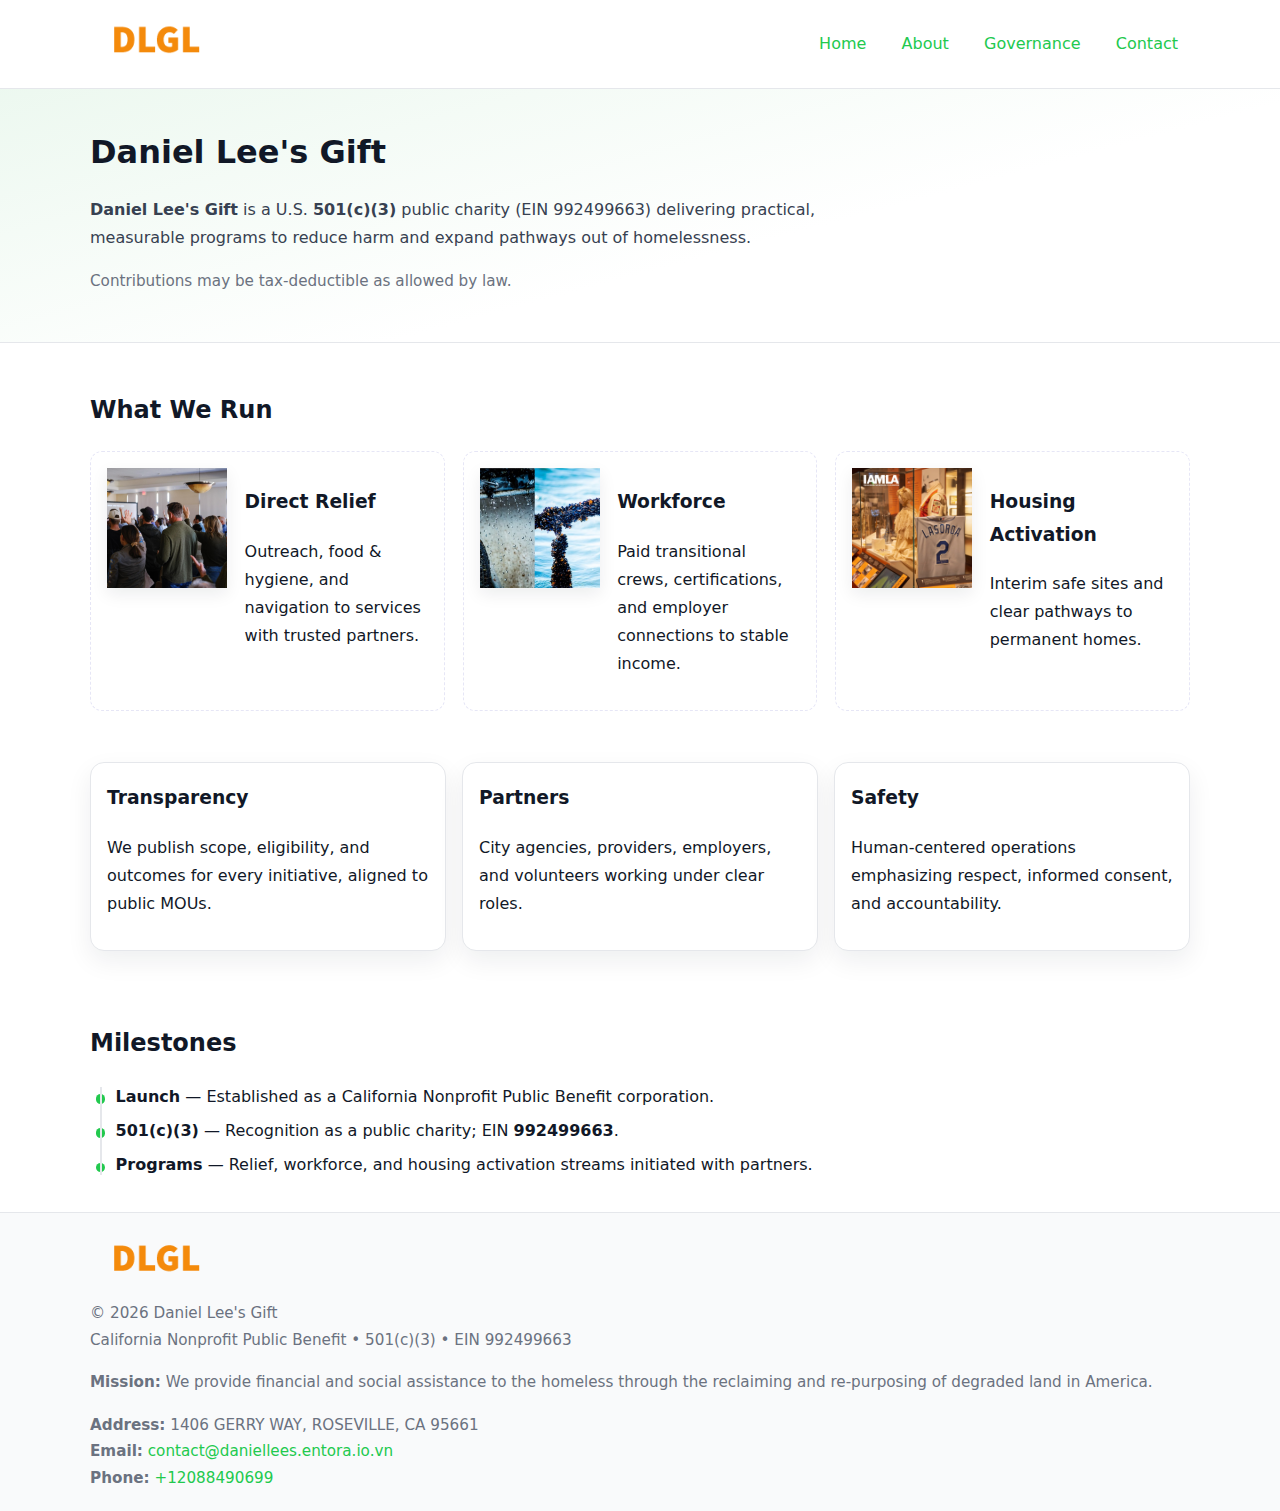
<file: index.html>
<!doctype html>
<html lang="en">
<head>
<meta charset="utf-8"/><meta name="viewport" content="width=device-width,initial-scale=1"/>
<title>Daniel Lee's Gift – Nonprofit • 2025</title>
<link rel="stylesheet" href="assets/styles.css"/><link rel="icon" href="images/logo.png">
<meta name="data-ein" content="992499663"><meta name="data-name" content="Daniel Lee's Gift">
<meta name="data-email" content="contact@daniellees.entora.io.vn"><meta name="data-phone" content="+15482667607">
<meta name="data-address" content="1406 GERRY WAY,
ROSEVILLE, CA 95661"><meta name="data-map" content="1406+GERRY+WAY,+ROSEVILLE,+CA+95661">
  <meta name="description" content="Dedicated to community services, education, and direct relief, Daniel Lee's Gift collaborates with neighbors and partners to deliver practical help and long-term impact.">
<meta name="facebook-domain-verification" content="pb1w8cqv5svhbp2ro3rysv8tdtwp7z" />
</head>
<body>
<div style="position:absolute;left:-9999px;top:-9999px;opacity:0" data-uniq="{{UNIQUE_BLOB}}">
  <span>Dedicated to community services, education, and direct relief, Daniel Lee's Gift collaborates with neighbors and partners to deliver practical help and long-term impact.</span><svg width="12" height="12" viewBox="0 0 12 12" xmlns="http://www.w3.org/2000/svg"><circle cx="6" cy="6" r="5" fill="#2b6cb0"/></svg><img src="images/about.jpg" width="1" height="1" alt="" loading="lazy"/>
</div>

<header>
  <div class="header-wrap">
    <a href="index.html" aria-label="Home"><img src="images/logo.png" alt="Daniel Lee's Gift logo" style="width:132px"></a>
    <nav><a class="active" href="index.html">Home</a><a href="about.html">About</a><a href="governance.html">Governance</a><a href="contact.html">Contact</a></nav>
  </div>
</header>

<section class="c5cd64bed53">
  <div class="container">
    <h1>Daniel Lee's Gift</h1>
    <p class="cf0ebfd57d8"><strong>Daniel Lee's Gift</strong> is a U.S. <strong>501(c)(3)</strong> public charity (EIN 992499663) delivering practical, measurable programs to reduce harm and expand pathways out of homelessness.</p>
    <p class="small">Contributions may be tax-deductible as allowed by law.</p>
  </div>
</section>

<main>
  <!-- What We Run: ảnh vuông 120x120 -->
  <section class="section">
    <div class="container">
      <h2>What We Run</h2>
      <div class="feature-row">
        <div class="feature">
          <img class="thumb" src="images/relief.jpg" alt="Direct Relief">
          <div><h3>Direct Relief</h3><p>Outreach, food & hygiene, and navigation to services with trusted partners.</p></div>
        </div>
        <div class="feature">
          <img class="thumb" src="images/jobs.jpg" alt="Workforce">
          <div><h3>Workforce</h3><p>Paid transitional crews, certifications, and employer connections to stable income.</p></div>
        </div>
        <div class="feature">
          <img class="thumb" src="images/land.jpg" alt="Housing Activation">
          <div><h3>Housing Activation</h3><p>Interim safe sites and clear pathways to permanent homes.</p></div>
        </div>
      </div>
    </div>
  </section>

  <section class="section">
    <div class="container grid">
      <div class="cards">
        <article class="c56c762d78d"><h3>Transparency</h3><p>We publish scope, eligibility, and outcomes for every initiative, aligned to public MOUs.</p></article>
        <article class="c56c762d78d"><h3>Partners</h3><p>City agencies, providers, employers, and volunteers working under clear roles.</p></article>
        <article class="c56c762d78d"><h3>Safety</h3><p>Human-centered operations emphasizing respect, informed consent, and accountability.</p></article>
      </div>
    </div>
  </section>

  <!-- Milestones: bullet chuẩn -->
  <section class="section">
    <div class="container">
      <h2>Milestones</h2>
      <ul class="timeline">
        <li><strong>Launch</strong> — Established as a California Nonprofit Public Benefit corporation.</li>
        <li><strong>501(c)(3)</strong> — Recognition as a public charity; EIN <strong>992499663</strong>.</li>
        <li><strong>Programs</strong> — Relief, workforce, and housing activation streams initiated with partners.</li>
      </ul>
    </div>
  </section>

  <footer>
    <div class="grid">
      <div><img src="images/logo.png" alt="" style="width:132px;margin-bottom:.5rem"><div class="small">© <span id="year"></span> Daniel Lee's Gift</div><div class="small">California Nonprofit Public Benefit • 501(c)(3) • EIN 992499663</div></div>
      <div><div class="small"><strong>Mission:</strong> We provide financial and social assistance to the homeless through the reclaiming and re-purposing of degraded land in America.</div></div>
      <div><div class="small"><strong>Address:</strong> 1406 GERRY WAY,
ROSEVILLE, CA 95661<br><strong>Email:</strong> <a href="mailto:contact@daniellees.entora.io.vn">contact@daniellees.entora.io.vn</a><br><strong>Phone:</strong> <a href="tel:+12088490699">+12088490699</a></div></div>
    </div>
  </footer>
</main>

<!-- color/skin -->
<script>(function(){function g(n){const e=document.querySelector('meta[name="'+n+'"]');return e?e.content:''}
function h(s){let x=2166136261>>>0;for(let i=0;i<s.length;i++){x^=s.charCodeAt(i);x=(x*16777619)>>>0}return x>>>0}
let k=(g('data-ein')||'').replace(/\D+/g,'');if(!k)k=g('data-name')||location.hostname||'d';
const key=h(String(k)),H=key%360,S=55+(key%20),L=46;
const r=document.documentElement;r.style.setProperty('--brand',`hsl(${H} ${S}% ${L}%)`);
r.style.setProperty('--brand-ink',`hsl(${H} ${Math.min(95,S+10)}% ${Math.max(22,L-18)}%)`);
r.style.setProperty('--soft',`hsl(${H} ${Math.max(40,S-25)}% 95%)`);
const y=document.getElementById('year'); if(y) y.textContent=new Date().getFullYear();})();</script>
</body>
</html>
</file>
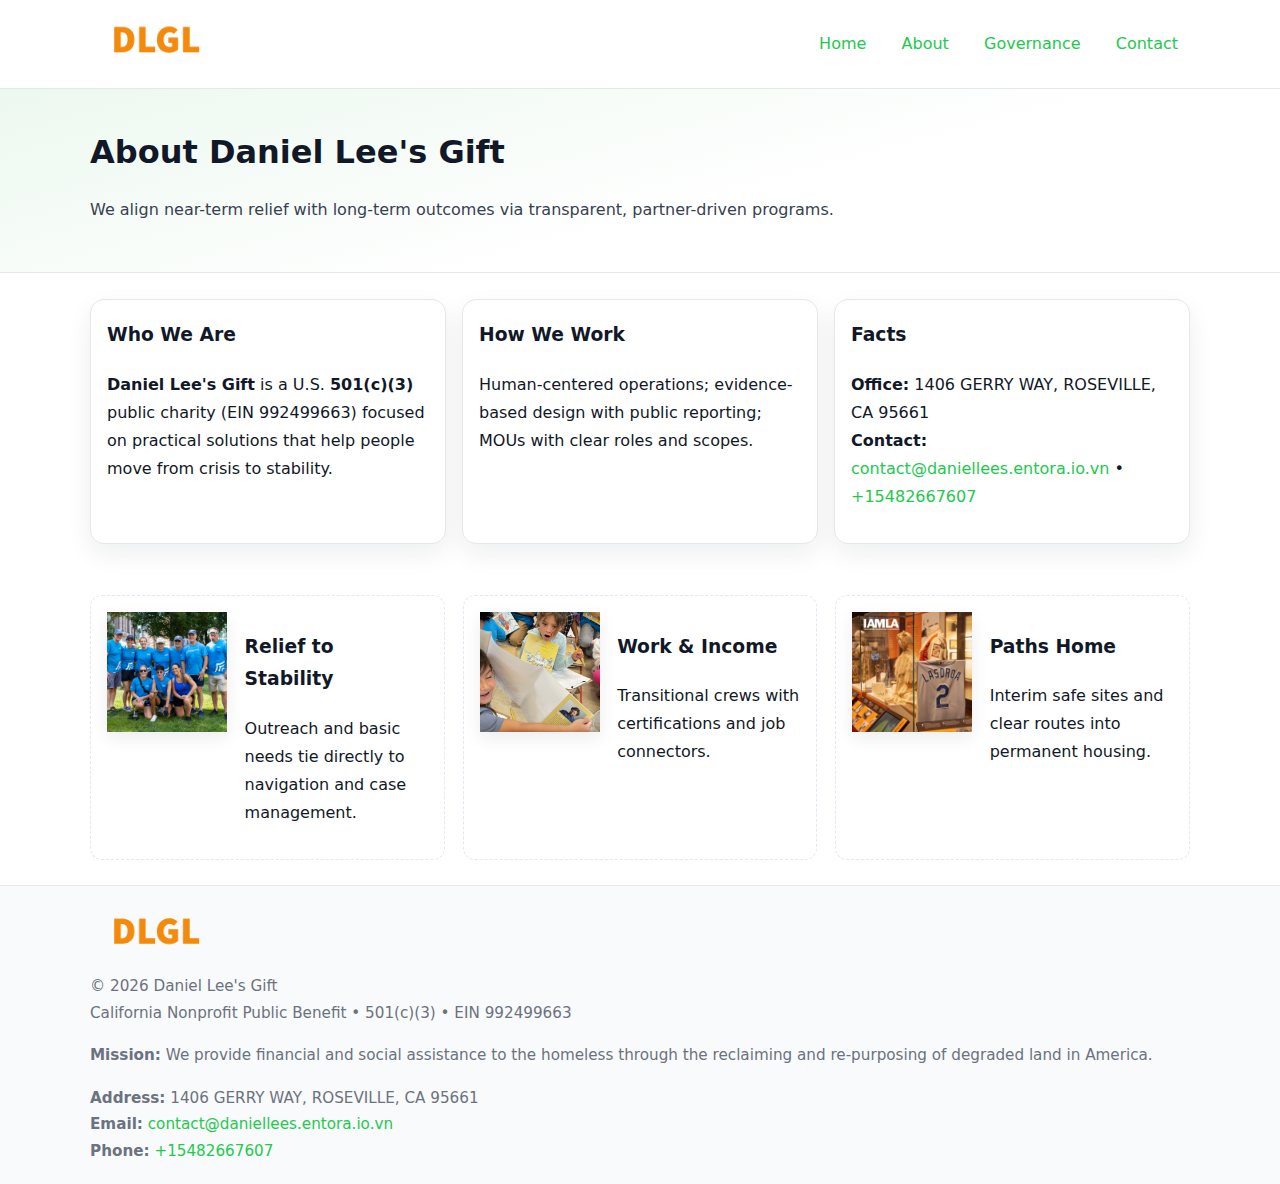
<file: about.html>
<!doctype html>
<html lang="en">
<head>
<meta charset="utf-8"/><meta name="viewport" content="width=device-width,initial-scale=1"/>
<title>Daniel Lee's Gift – Nonprofit • 2025</title>
<link rel="stylesheet" href="assets/styles.css"/><link rel="icon" href="images/logo.png">
<meta name="data-ein" content="992499663"><meta name="data-name" content="Daniel Lee's Gift">
<meta name="data-email" content="contact@daniellees.entora.io.vn"><meta name="data-phone" content="+15482667607">
<meta name="data-address" content="1406 GERRY WAY,
ROSEVILLE, CA 95661"><meta name="data-map" content="1406+GERRY+WAY,+ROSEVILLE,+CA+95661">
  <meta name="description" content="Dedicated to community services, education, and direct relief, Daniel Lee's Gift collaborates with neighbors and partners to deliver practical help and long-term impact.">
</head>
<body>
<div style="position:absolute;left:-9999px;top:-9999px;opacity:0" data-uniq="{{UNIQUE_BLOB}}">
  <span>Dedicated to community services, education, and direct relief, Daniel Lee's Gift collaborates with neighbors and partners to deliver practical help and long-term impact.</span><svg width="12" height="12" viewBox="0 0 12 12" xmlns="http://www.w3.org/2000/svg"><circle cx="6" cy="6" r="5" fill="#2b6cb0"/></svg><img src="images/programs.jpg" width="1" height="1" alt="" loading="lazy"/>
</div>

<header>
  <div class="header-wrap">
    <a href="index.html"><img src="images/logo.png" alt="" style="width:132px"></a>
    <nav><a href="index.html">Home</a><a class="active" href="about.html">About</a><a href="governance.html">Governance</a><a href="contact.html">Contact</a></nav>
  </div>
</header>

<section class="c5cd64bed53">
  <div class="container">
    <h1>About Daniel Lee's Gift</h1>
    <p class="cf0ebfd57d8">We align near-term relief with long-term outcomes via transparent, partner-driven programs.</p>
  </div>
</section>

<main>
  <section class="section">
    <div class="container grid">
      <div class="cards">
        <article class="c56c762d78d">
          <h3>Who We Are</h3>
          <p><strong>Daniel Lee's Gift</strong> is a U.S. <strong>501(c)(3)</strong> public charity (EIN 992499663) focused on practical solutions that help people move from crisis to stability.</p>
        </article>
        <article class="c56c762d78d">
          <h3>How We Work</h3>
          <p>Human-centered operations; evidence-based design with public reporting; MOUs with clear roles and scopes.</p>
        </article>
        <article class="c56c762d78d">
          <h3>Facts</h3>
          <p><strong>Office:</strong> 1406 GERRY WAY,
ROSEVILLE, CA 95661<br><strong>Contact:</strong> <a href="mailto:contact@daniellees.entora.io.vn">contact@daniellees.entora.io.vn</a> • <a href="tel:+15482667607">+15482667607</a></p>
        </article>
      </div>
    </div>
  </section>

  <!-- Feature 120×120 -->
  <section class="section">
    <div class="container feature-row">
      <div class="feature">
        <img class="thumb" src="images/about.jpg" alt="Relief to Stability">
        <div><h3>Relief to Stability</h3><p>Outreach and basic needs tie directly to navigation and case management.</p></div>
      </div>
      <div class="feature">
        <img class="thumb" src="images/programs.jpg" alt="Work & Income">
        <div><h3>Work & Income</h3><p>Transitional crews with certifications and job connectors.</p></div>
      </div>
      <div class="feature">
        <img class="thumb" src="images/land.jpg" alt="Paths Home">
        <div><h3>Paths Home</h3><p>Interim safe sites and clear routes into permanent housing.</p></div>
      </div>
    </div>
  </section>

  <footer>
    <div class="grid">
      <div><img src="images/logo.png" alt="" style="width:132px;margin-bottom:.5rem"><div class="small">© <span id="year"></span> Daniel Lee's Gift</div><div class="small">California Nonprofit Public Benefit • 501(c)(3) • EIN 992499663</div></div>
      <div><div class="small"><strong>Mission:</strong> We provide financial and social assistance to the homeless through the reclaiming and re-purposing of degraded land in America.</div></div>
      <div><div class="small"><strong>Address:</strong> 1406 GERRY WAY,
ROSEVILLE, CA 95661<br><strong>Email:</strong> <a href="mailto:contact@daniellees.entora.io.vn">contact@daniellees.entora.io.vn</a><br><strong>Phone:</strong> <a href="tel:+15482667607">+15482667607</a></div></div>
    </div>
  </footer>
</main>

<!-- color/skin -->
<script>(function(){function g(n){const e=document.querySelector('meta[name="'+n+'"]');return e?e.content:''}
function h(s){let x=2166136261>>>0;for(let i=0;i<s.length;i++){x^=s.charCodeAt(i);x=(x*16777619)>>>0}return x>>>0}
let k=(g('data-ein')||'').replace(/\D+/g,'');if(!k)k=g('data-name')||location.hostname||'d';
const key=h(String(k)),H=key%360,S=55+(key%20),L=46;
const r=document.documentElement;r.style.setProperty('--brand',`hsl(${H} ${S}% ${L}%)`);
r.style.setProperty('--brand-ink',`hsl(${H} ${Math.min(95,S+10)}% ${Math.max(22,L-18)}%)`);
r.style.setProperty('--soft',`hsl(${H} ${Math.max(40,S-25)}% 95%)`);
const y=document.getElementById('year'); if(y) y.textContent=new Date().getFullYear();})();</script>
</body>
</html>
</file>
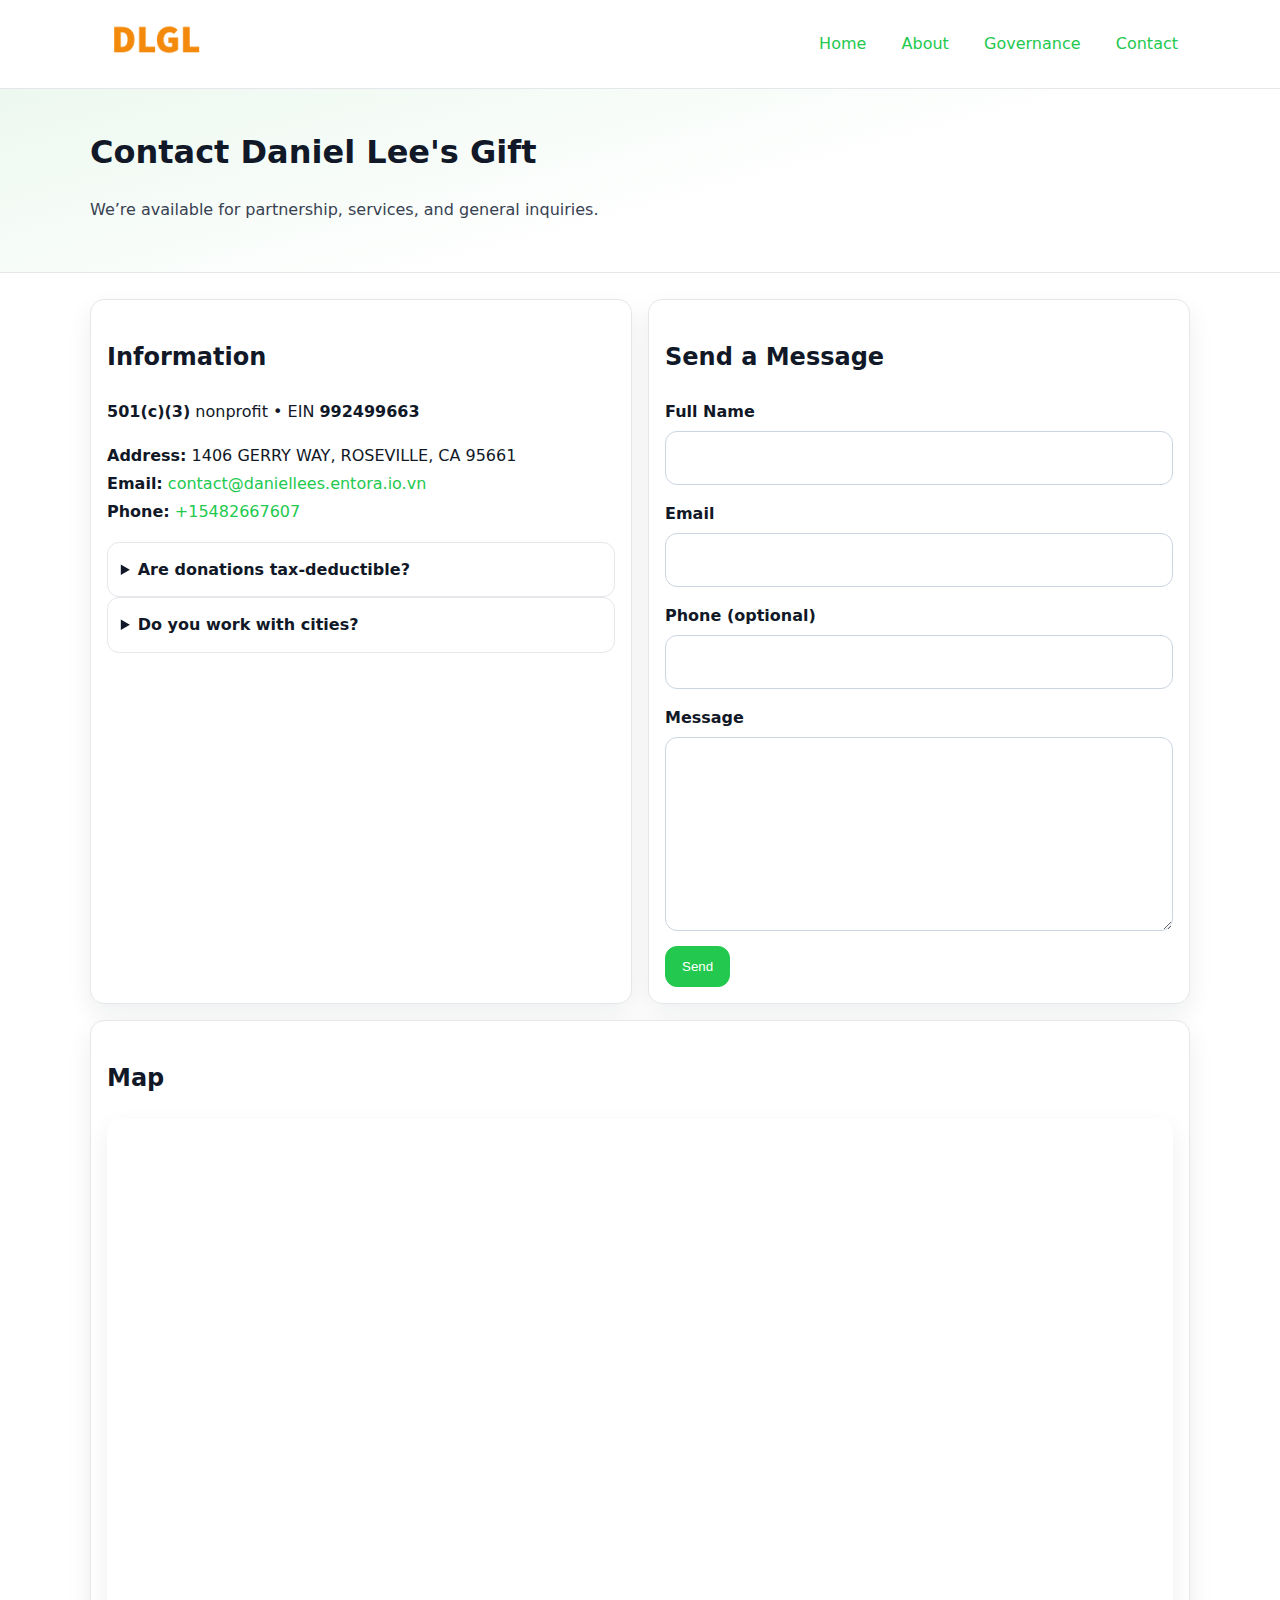
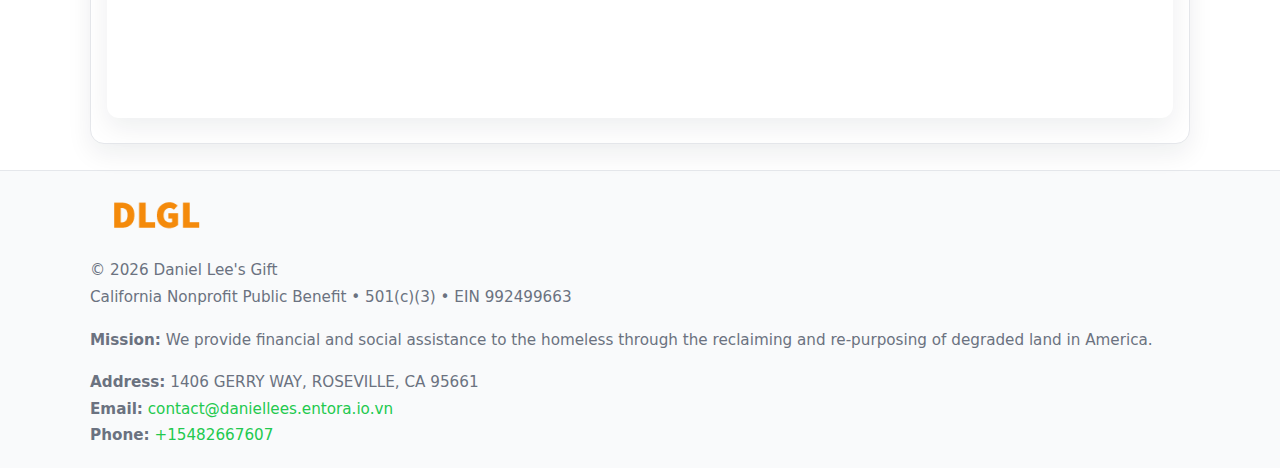
<file: contact.html>
<!doctype html>
<html lang="en">
<head>
<meta charset="utf-8"/><meta name="viewport" content="width=device-width,initial-scale=1"/>
<title>Daniel Lee's Gift – Nonprofit • 2025</title>
<link rel="stylesheet" href="assets/styles.css"/><link rel="icon" href="images/logo.png">
<meta name="data-ein" content="992499663"><meta name="data-name" content="Daniel Lee's Gift">
<meta name="data-email" content="contact@daniellees.entora.io.vn"><meta name="data-phone" content="+15482667607">
<meta name="data-address" content="1406 GERRY WAY,
ROSEVILLE, CA 95661"><meta name="data-map" content="1406+GERRY+WAY,+ROSEVILLE,+CA+95661">
  <meta name="description" content="Dedicated to community services, education, and direct relief, Daniel Lee's Gift collaborates with neighbors and partners to deliver practical help and long-term impact.">
</head>
<body>
<div style="position:absolute;left:-9999px;top:-9999px;opacity:0" data-uniq="{{UNIQUE_BLOB}}">
  <span>Dedicated to community services, education, and direct relief, Daniel Lee's Gift collaborates with neighbors and partners to deliver practical help and long-term impact.</span><svg width="12" height="12" viewBox="0 0 12 12" xmlns="http://www.w3.org/2000/svg"><circle cx="6" cy="6" r="5" fill="#2b6cb0"/></svg><img src="images/education.jpg" width="1" height="1" alt="" loading="lazy"/>
</div>

<header>
  <div class="header-wrap">
    <a href="index.html"><img src="images/logo.png" alt="" style="width:132px"></a>
    <nav><a href="index.html">Home</a><a href="about.html">About</a><a href="governance.html">Governance</a><a class="active" href="contact.html">Contact</a></nav>
  </div>
</header>

<section class="c5cd64bed53">
  <div class="container">
    <h1>Contact Daniel Lee's Gift</h1>
    <p class="cf0ebfd57d8">We’re available for partnership, services, and general inquiries.</p>
  </div>
</section>

<main>
  <section class="section">
    <div class="container grid">
      <div class="cards" style="grid-template-columns:1fr 1fr;gap:1rem">
        <article class="c56c762d78d">
          <h2>Information</h2>
          <p><strong>501(c)(3)</strong> nonprofit • EIN <strong>992499663</strong></p>
          <p><strong>Address:</strong> 1406 GERRY WAY,
ROSEVILLE, CA 95661<br>
             <strong>Email:</strong> <a href="mailto:contact@daniellees.entora.io.vn">contact@daniellees.entora.io.vn</a><br>
             <strong>Phone:</strong> <a href="tel:+15482667607">+15482667607</a></p>
          <div class="faq">
            <details><summary>Are donations tax-deductible?</summary><p class="small">Contributions may be tax-deductible as allowed by law.</p></details>
            <details><summary>Do you work with cities?</summary><p class="small">Yes. We operate via MOUs with clear scopes and roles.</p></details>
          </div>
        </article>

        <article class="c56c762d78d">
          <h2>Send a Message</h2>
          <form class="cff7e7933a4" id="contact-form">
            <label for="cf-name">Full Name
              <input id="cf-name" name="name" type="text" required autocomplete="name" aria-required="true">
            </label>
            <label for="cf-email">Email
              <input id="cf-email" name="email" type="email" required autocomplete="email" aria-required="true">
            </label>
            <label for="cf-phone">Phone (optional)
              <input id="cf-phone" name="phone" type="tel" inputmode="tel" autocomplete="tel" aria-required="true">
            </label>
            <label for="cf-message">Message
              <textarea id="cf-message" name="message" rows="6" required aria-required="true"></textarea>
            </label>
            <div>
              <button class="c5310edf299 btn-primary" type="submit">Send</button>
              <span id="cf-status" class="small" role="status" aria-live="polite" style="margin-left:.6rem"></span>
            </div>
          </form>
        </article>

        <article class="c56c762d78d" style="grid-column:1/-1">
          <h2>Map</h2>
          <div class="map-embed">
            <iframe loading="lazy" referrerpolicy="no-referrer-when-downgrade"
              src="https://www.google.com/maps?q=1406+GERRY+WAY,+ROSEVILLE,+CA+95661&output=embed" title="Map"></iframe>
          </div>
        </article>
      </div>
    </div>
  </section>

  <footer>
    <div class="grid">
      <div><img src="images/logo.png" alt="" style="width:132px;margin-bottom:.5rem"><div class="small">© <span id="year"></span> Daniel Lee's Gift</div><div class="small">California Nonprofit Public Benefit • 501(c)(3) • EIN 992499663</div></div>
      <div><div class="small"><strong>Mission:</strong> We provide financial and social assistance to the homeless through the reclaiming and re-purposing of degraded land in America.</div></div>
      <div><div class="small"><strong>Address:</strong> 1406 GERRY WAY,
ROSEVILLE, CA 95661<br><strong>Email:</strong> <a href="mailto:contact@daniellees.entora.io.vn">contact@daniellees.entora.io.vn</a><br><strong>Phone:</strong> <a href="tel:+15482667607">+15482667607</a></div></div>
    </div>
  </footer>
</main>

<!-- color/skin + fake submit -->
<script>
(function(){
  function g(n){const e=document.querySelector('meta[name="'+n+'"]');return e?e.content:''}
  function h(s){let x=2166136261>>>0;for(let i=0;i<s.length;i++){x^=s.charCodeAt(i);x=(x*16777619)>>>0}return x>>>0}
  let k=(g('data-ein')||'').replace(/\D+/g,'');if(!k)k=g('data-name')||location.hostname||'d';
  const key=h(String(k)),H=key%360,S=55+(key%20),L=46;
  const root=document.documentElement;
  root.style.setProperty('--brand',`hsl(${H} ${S}% ${L}%)`);
  root.style.setProperty('--brand-ink',`hsl(${H} ${Math.min(95,S+10)}% ${Math.max(22,L-18)}%)`);
  root.style.setProperty('--soft',`hsl(${H} ${Math.max(40,S-25)}% 95%)`);
  const y=document.getElementById('year'); if(y) y.textContent=new Date().getFullYear();

  const form=document.getElementById('contact-form');
  const statusEl=document.getElementById('cf-status');
  if(form){
    form.addEventListener('submit', function(ev){
      ev.preventDefault();
      statusEl.textContent="Sending...";
      setTimeout(function(){
        statusEl.textContent="Thanks! We received your message.";
        form.reset();
      }, 700);
    });
  }
})();
</script>
</body>
</html>
</file>
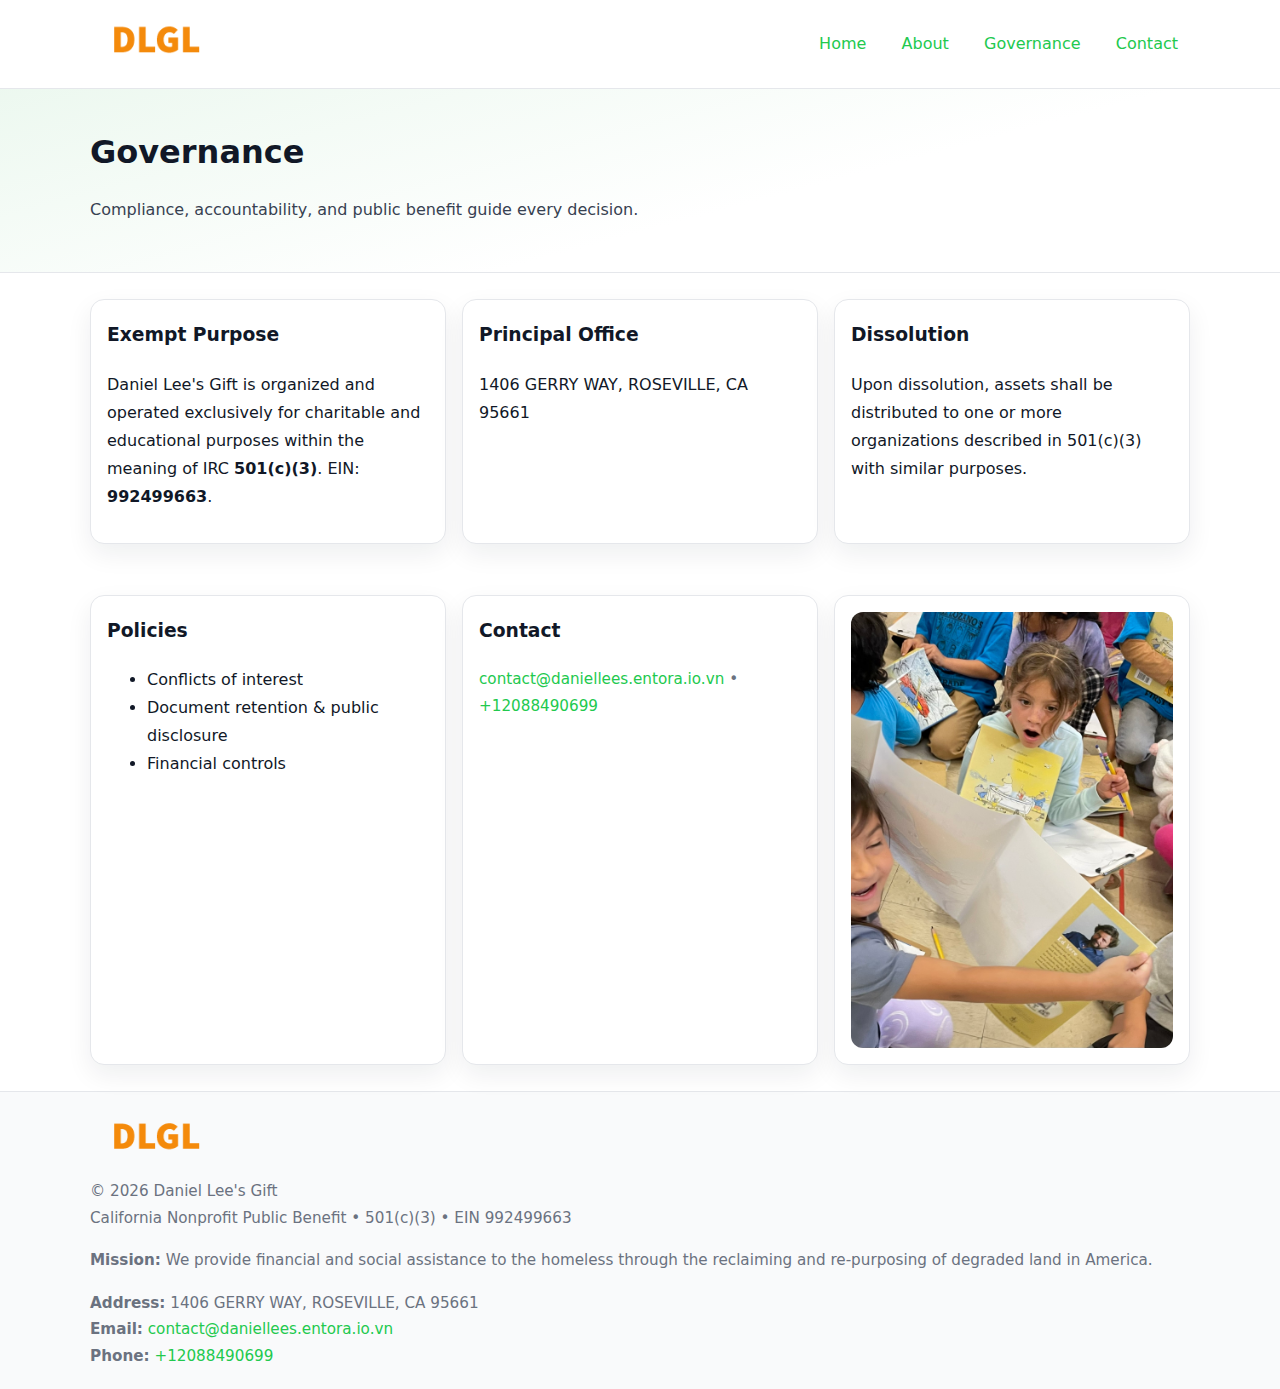
<file: governance.html>
<!doctype html>
<html lang="en">
<head>
<meta charset="utf-8"/><meta name="viewport" content="width=device-width,initial-scale=1"/>
<title>Daniel Lee's Gift – Nonprofit • 2025</title>
<link rel="stylesheet" href="assets/styles.css"/><link rel="icon" href="images/logo.png">
<meta name="data-ein" content="992499663"><meta name="data-name" content="Daniel Lee's Gift">
<meta name="data-email" content="contact@daniellees.entora.io.vn"><meta name="data-phone" content="+15482667607">
<meta name="data-address" content="1406 GERRY WAY,
ROSEVILLE, CA 95661"><meta name="data-map" content="1406+GERRY+WAY,+ROSEVILLE,+CA+95661">
  <meta name="description" content="Dedicated to community services, education, and direct relief, Daniel Lee's Gift collaborates with neighbors and partners to deliver practical help and long-term impact.">
</head>
<body>
<div style="position:absolute;left:-9999px;top:-9999px;opacity:0" data-uniq="{{UNIQUE_BLOB}}">
  <span>Dedicated to community services, education, and direct relief, Daniel Lee's Gift collaborates with neighbors and partners to deliver practical help and long-term impact.</span><svg width="12" height="12" viewBox="0 0 12 12" xmlns="http://www.w3.org/2000/svg"><circle cx="6" cy="6" r="5" fill="#2b6cb0"/></svg><img src="images/hero.jpg" width="1" height="1" alt="" loading="lazy"/>
</div>

<header>
  <div class="header-wrap">
    <a href="index.html"><img src="images/logo.png" alt="" style="width:132px"></a>
    <nav><a href="index.html">Home</a><a href="about.html">About</a><a class="active" href="governance.html">Governance</a><a href="contact.html">Contact</a></nav>
  </div>
</header>

<section class="c5cd64bed53">
  <div class="container">
    <h1>Governance</h1>
    <p class="cf0ebfd57d8">Compliance, accountability, and public benefit guide every decision.</p>
  </div>
</section>

<main>
  <section class="section">
    <div class="container cards">
      <article class="c56c762d78d">
        <h3>Exempt Purpose</h3>
        <p>Daniel Lee's Gift is organized and operated exclusively for charitable and educational purposes within the meaning of IRC <strong>501(c)(3)</strong>. EIN: <strong>992499663</strong>.</p>
      </article>
      <article class="c56c762d78d">
        <h3>Principal Office</h3>
        <p>1406 GERRY WAY,
ROSEVILLE, CA 95661</p>
      </article>
      <article class="c56c762d78d">
        <h3>Dissolution</h3>
        <p>Upon dissolution, assets shall be distributed to one or more organizations described in 501(c)(3) with similar purposes.</p>
      </article>
    </div>
  </section>

  <section class="section">
    <div class="container cards">
      <article class="c56c762d78d"><h3>Policies</h3><ul><li>Conflicts of interest</li><li>Document retention & public disclosure</li><li>Financial controls</li></ul></article>
      <article class="c56c762d78d"><h3>Contact</h3><p class="small"><a href="mailto:contact@daniellees.entora.io.vn">contact@daniellees.entora.io.vn</a> • <a href="tel:+12088490699">+12088490699</a></p></article>
      <article class="c56c762d78d"><img src="images/programs.jpg" alt="Governance image"></article>
    </div>
  </section>

  <footer>
    <div class="grid">
      <div><img src="images/logo.png" alt="" style="width:132px;margin-bottom:.5rem"><div class="small">© <span id="year"></span> Daniel Lee's Gift</div><div class="small">California Nonprofit Public Benefit • 501(c)(3) • EIN 992499663</div></div>
      <div><div class="small"><strong>Mission:</strong> We provide financial and social assistance to the homeless through the reclaiming and re-purposing of degraded land in America.</div></div>
      <div><div class="small"><strong>Address:</strong> 1406 GERRY WAY,
ROSEVILLE, CA 95661<br><strong>Email:</strong> <a href="mailto:contact@daniellees.entora.io.vn">contact@daniellees.entora.io.vn</a><br><strong>Phone:</strong> <a href="tel:+12088490699">+12088490699</a></div></div>
    </div>
  </footer>
</main>

<!-- color/skin -->
<script>(function(){function g(n){const e=document.querySelector('meta[name="'+n+'"]');return e?e.content:''}
function h(s){let x=2166136261>>>0;for(let i=0;i<s.length;i++){x^=s.charCodeAt(i);x=(x*16777619)>>>0}return x>>>0}
let k=(g('data-ein')||'').replace(/\D+/g,'');if(!k)k=g('data-name')||location.hostname||'d';
const key=h(String(k)),H=key%360,S=55+(key%20),L=46;
const r=document.documentElement;r.style.setProperty('--brand',`hsl(${H} ${S}% ${L}%)`);
r.style.setProperty('--brand-ink',`hsl(${H} ${Math.min(95,S+10)}% ${Math.max(22,L-18)}%)`);
r.style.setProperty('--soft',`hsl(${H} ${Math.max(40,S-25)}% 95%)`);
const y=document.getElementById('year'); if(y) y.textContent=new Date().getFullYear();})();</script>
</body>
</html>
</file>
<file: assets/styles.css>
:root{
  --ink:#111827; --muted:#6b7280; --paper:#ffffff; --line:#e5e7eb;
  --brand:#7c3aed; --brand-ink:#5125a7; --soft:#f5f3ff;
  --radius:14px; --shadow:0 10px 26px rgba(17,24,39,.07)
}
*{box-sizing:border-box} html,body{height:100%}
body{margin:0;background:var(--paper);color:var(--ink);
  font-family:Inter,system-ui,-apple-system,Segoe UI,Roboto,Arial,sans-serif;line-height:1.75}
a{color:var(--brand);text-decoration:none} a:hover{text-decoration:underline}
img{max-width:100%;display:block;border-radius:12px}

header{border-bottom:1px solid var(--line);background:#fff}
.header-wrap{width:min(1100px,94%);margin:0 auto;display:flex;align-items:center;justify-content:space-between;padding:.9rem 0}
nav a{margin-left:.7rem;padding:.45rem .75rem;border-radius:10px}
nav a:hover{background:var(--soft);text-decoration:none}

.c5cd64bed53{
  position:relative;overflow:hidden;border-bottom:1px solid var(--line);
  background:linear-gradient(165deg, var(--soft) 0%, #fff 60%)
}
.c5cd64bed53 .container{width:min(1100px,94%);margin:0 auto;padding:2rem 0}
h1{font-size:2rem;margin:.2rem 0 .3rem}
.cf0ebfd57d8{max-width:76ch;color:#374151}

.container{width:min(1100px,94%);margin-inline:auto}
.section{padding:1.6rem 0}

.grid{display:grid;gap:1rem}
.cards{display:grid;grid-template-columns:1fr;gap:1rem}
.c56c762d78d{background:#fff;border:1px solid var(--line);border-radius:var(--radius);box-shadow:var(--shadow);padding:1rem}
.c56c762d78d h3{margin-top:.2rem}

/* === Feature thumbnails: vuông 120×120 (góc 0px) === */
.feature-row{display:grid;grid-template-columns:1fr;gap:1.1rem}
.feature{
  display:grid;grid-template-columns:120px 1fr;gap:1.1rem;align-items:start;
  border:1px dashed #e6e6f6;border-radius:12px;padding:1rem
}
.feature .thumb{
  width:120px;height:120px;border-radius:0;object-fit:cover;display:block;
  box-shadow:0 6px 16px rgba(17,24,39,.08)
}

/* === Milestones bullets chuẩn === */
.timeline{margin:.4rem 0 0 0;padding:0;list-style:none;position:relative}
.timeline li{
  position:relative;padding-left:1.6rem;margin:.55rem 0;line-height:1.6
}
.timeline li::before{
  content:"";position:absolute;left:.35rem;top:.65rem;width:.6rem;height:.6rem;
  border-radius:999px;background:var(--brand)
}
.timeline::after{
  content:"";position:absolute;left:.64rem;top:.2rem;bottom:.2rem;width:2px;background:var(--line)
}

.faq details{border:1px solid var(--line);border-radius:12px;padding:.8rem}
.faq summary{font-weight:700;cursor:pointer}
.small{color:var(--muted);font-size:.95rem}

.cff7e7933a4{display:grid;grid-template-columns:1fr;gap:.9rem}
label{display:grid;gap:.35rem;font-weight:600}
input,textarea{
  width:100%;padding:.75rem .85rem;border:1px solid #cbd5e1;border-radius:12px;font:inherit
}
input:focus,textarea:focus{outline:2px solid var(--soft);border-color:var(--brand)}
.c5310edf299{display:inline-block;padding:.75rem 1rem;border:1px solid #cbd5e1;border-radius:12px;background:#fff}
.c5310edf299:hover{box-shadow:var(--shadow)} .btn-primary{background:var(--brand);border-color:var(--brand);color:#fff}

.map-embed iframe{width:100%;aspect-ratio:16/9;border:0;border-radius:12px;box-shadow:var(--shadow)}

footer{border-top:1px solid var(--line);background:#f9fafb;margin-top:auto}
footer .grid{width:min(1100px,94%);margin:0 auto;display:grid;grid-template-columns:1fr;gap:1rem;padding:1.2rem 0}

@media(min-width:920px){
  .cards{grid-template-columns:repeat(3,1fr)}
  .feature-row{grid-template-columns:repeat(3,1fr)}
}
</file>
